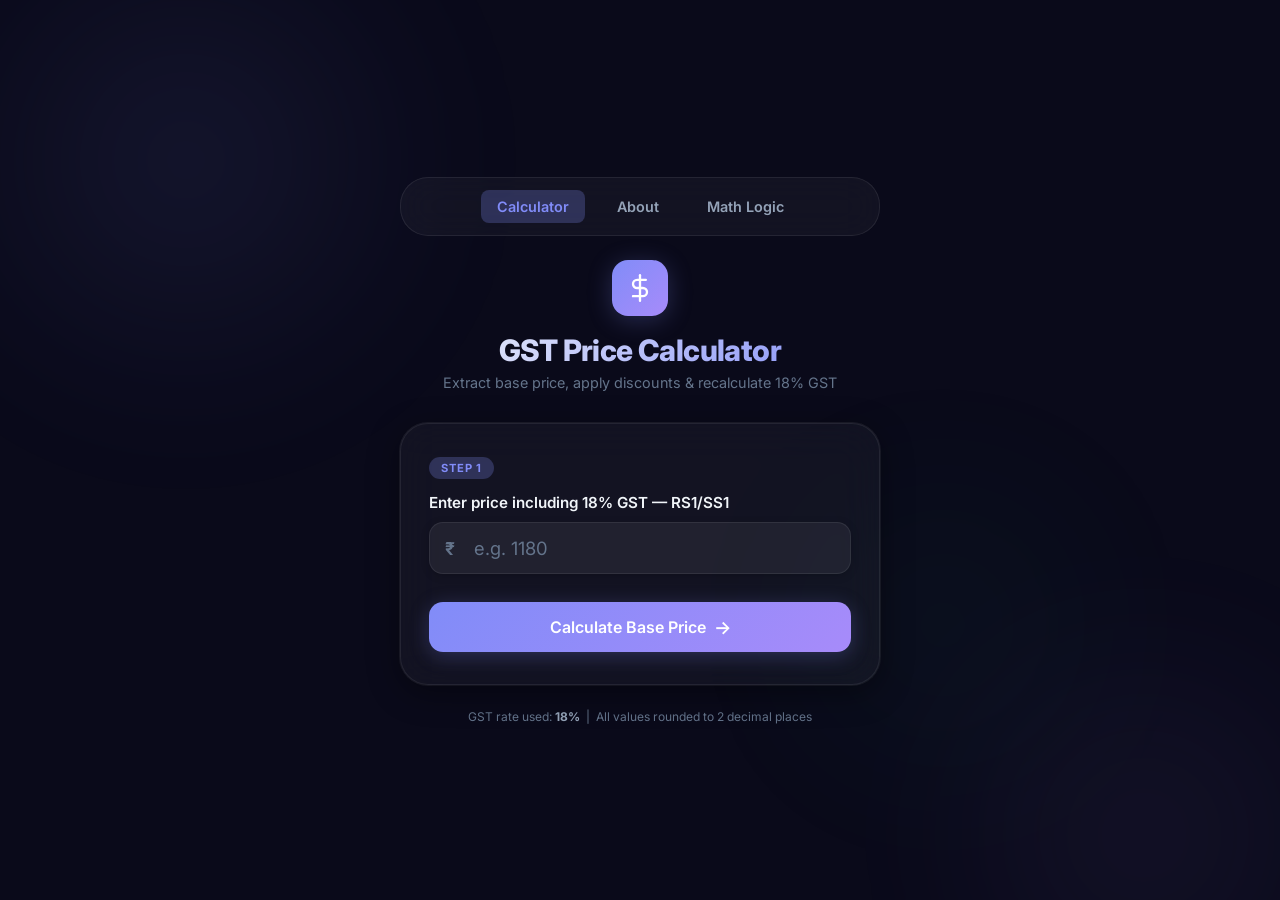
<file: index.html>
<!DOCTYPE html>
<html lang="en">

<head>
    <meta charset="UTF-8">
    <meta name="viewport" content="width=device-width, initial-scale=1.0">
    <title>GST Price Calculator — Calculate, Subtract & Recalculate</title>
    <meta name="description"
        content="A sleek GST price calculator that extracts the base price from a GST-inclusive amount, lets you subtract a discount, and re-applies 18% GST instantly.">
    <link rel="preconnect" href="https://fonts.googleapis.com">
    <link rel="preconnect" href="https://fonts.gstatic.com" crossorigin>
    <link href="https://fonts.googleapis.com/css2?family=Inter:wght@400;500;600;700;800&display=swap" rel="stylesheet">
    <link rel="stylesheet" href="style.css">
</head>

<body>
    <!-- Animated background blobs -->
    <div class="bg-blobs" aria-hidden="true">
        <div class="blob blob-1"></div>
        <div class="blob blob-2"></div>
        <div class="blob blob-3"></div>
    </div>

    <main class="container">
        <!-- Navigation -->
        <nav class="navbar">
            <a href="index.html" class="nav-link active">Calculator</a>
            <a href="about.html" class="nav-link">About</a>
            <a href="math.html" class="nav-link">Math Logic</a>
        </nav>

        <!-- Header -->
        <header class="header">
            <div class="logo-icon" aria-hidden="true">
                <svg viewBox="0 0 24 24" fill="none" stroke="currentColor" stroke-width="2" stroke-linecap="round"
                    stroke-linejoin="round">
                    <line x1="12" y1="1" x2="12" y2="23"></line>
                    <path d="M17 5H9.5a3.5 3.5 0 0 0 0 7h5a3.5 3.5 0 0 1 0 7H6"></path>
                </svg>
            </div>
            <h1>GST Price Calculator</h1>
            <p class="subtitle">Extract base price, apply discounts &amp; recalculate 18% GST</p>
        </header>

        <!-- Calculator Card -->
        <section class="calc-card" id="calculator">
            <!-- Step 1: Enter GST-inclusive price -->
            <div class="step" id="step-1">
                <div class="step-badge">Step 1</div>
                <label for="gst-price">Enter price including 18% GST — RS1/SS1</label>
                <div class="input-group">
                    <span class="currency">₹</span>
                    <input type="text" id="gst-price" inputmode="decimal" placeholder="e.g. 1180" autocomplete="off">
                </div>
                <p class="error-msg" id="error-1" role="alert"></p>
                <button class="btn btn-primary" id="btn-calculate" type="button">
                    Calculate Base Price
                    <span class="btn-icon">→</span>
                </button>
            </div>

            <!-- Step 2: Breakdown + Subtract -->
            <div class="step hidden" id="step-2">
                <!-- Price breakdown -->
                <div class="breakdown-card">
                    <div class="breakdown-row">
                        <span class="label">GST Inclusive Price</span>
                        <span class="value" id="out-gst-price">—</span>
                    </div>
                    <div class="breakdown-row highlight">
                        <span class="label">Base Price <small>(without GST)</small></span>
                        <span class="value" id="out-base-price">—</span>
                    </div>
                    <div class="breakdown-row">
                        <span class="label">GST Amount <small>(18%)</small></span>
                        <span class="value" id="out-gst-amount">—</span>
                    </div>
                </div>

                <div class="step-badge">Step 2</div>
                <label for="subtract-amount">Amount to subtract from base price</label>
                <div class="input-group">
                    <span class="currency">₹</span>
                    <input type="text" id="subtract-amount" inputmode="decimal" placeholder="e.g. 100"
                        autocomplete="off">
                </div>
                <p class="error-msg" id="error-2" role="alert"></p>
                <button class="btn btn-primary" id="btn-subtract" type="button">
                    Apply &amp; Recalculate GST
                    <span class="btn-icon">→</span>
                </button>
            </div>

            <!-- Step 3: Final Result -->
            <div class="step hidden" id="step-3">
                <div class="result-card">
                    <div class="result-header">Final Calculation</div>
                    <div class="result-rows">
                        <div class="result-row">
                            <span>Original Base Price</span>
                            <span id="res-original-base">—</span>
                        </div>
                        <div class="result-row">
                            <span>Amount Subtracted</span>
                            <span id="res-subtract" class="subtract-val">—</span>
                        </div>
                        <div class="result-row">
                            <span>New Base Price</span>
                            <span id="res-new-base">—</span>
                        </div>
                        <div class="result-row">
                            <span>GST (18%)</span>
                            <span id="res-gst">—</span>
                        </div>
                    </div>
                    <div class="result-total">
                        <span>Final Price with GST</span>
                        <span id="res-final">—</span>
                    </div>
                </div>

                <button class="btn btn-secondary" id="btn-reset" type="button">
                    <span class="btn-icon">↺</span>
                    Start Over
                </button>
            </div>
        </section>

        <footer class="footer">
            <p>GST rate used: <strong>18%</strong> &nbsp;|&nbsp; All values rounded to 2 decimal places</p>
        </footer>
    </main>

    <script src="script.js"></script>
</body>

</html>
</file>
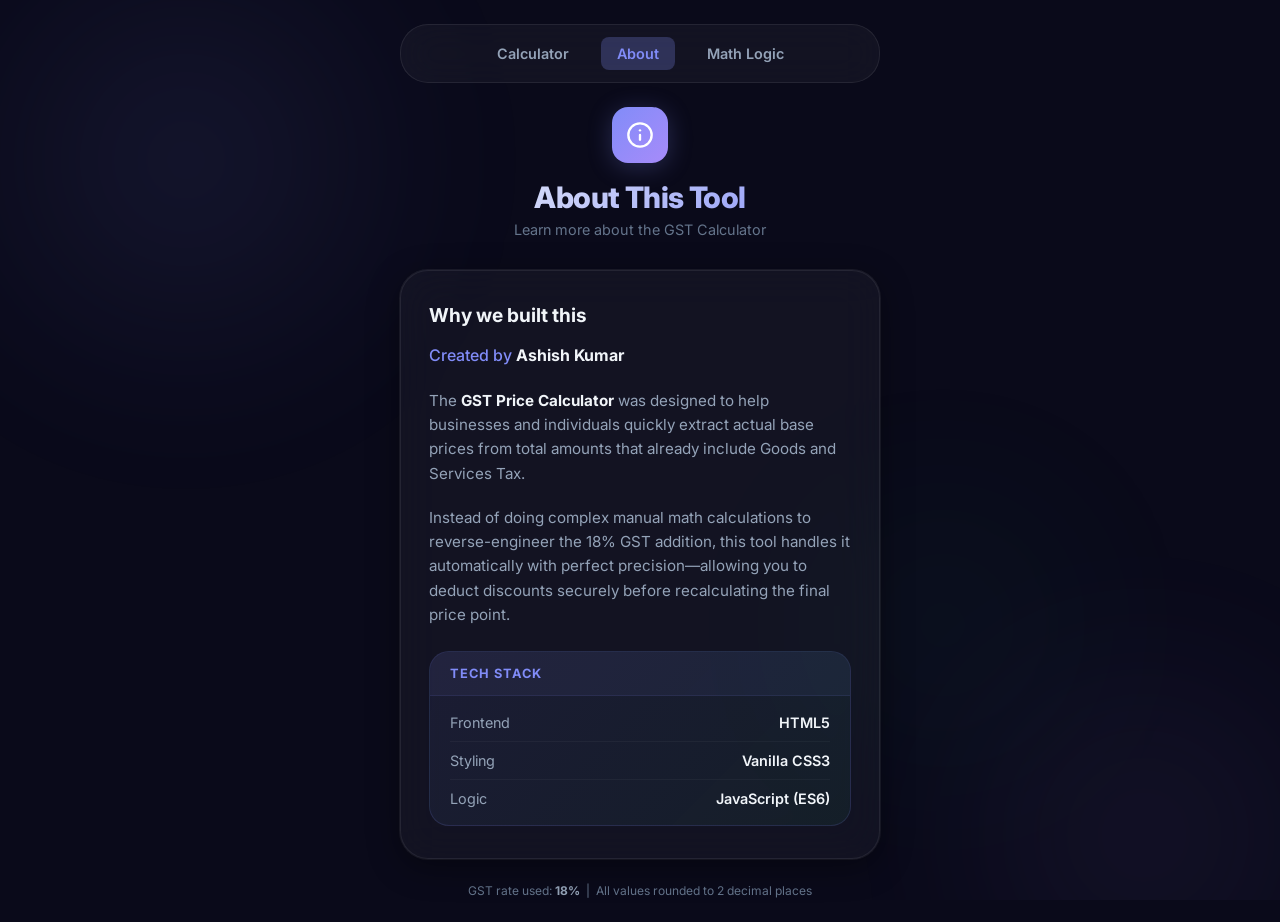
<file: about.html>
<!DOCTYPE html>
<html lang="en">

<head>
    <meta charset="UTF-8">
    <meta name="viewport" content="width=device-width, initial-scale=1.0">
    <title>About — GST Price Calculator</title>
    <link rel="preconnect" href="https://fonts.googleapis.com">
    <link rel="preconnect" href="https://fonts.gstatic.com" crossorigin>
    <link href="https://fonts.googleapis.com/css2?family=Inter:wght@400;500;600;700;800&display=swap" rel="stylesheet">
    <link rel="stylesheet" href="style.css">
    <style>
        .about-text {
            color: var(--text-secondary);
            line-height: 1.6;
            margin-bottom: 20px;
            font-size: 0.95rem;
        }

        .about-text strong {
            color: var(--text-primary);
        }
    </style>
</head>

<body>
    <!-- Animated background blobs -->
    <div class="bg-blobs" aria-hidden="true">
        <div class="blob blob-1"></div>
        <div class="blob blob-2"></div>
        <div class="blob blob-3"></div>
    </div>

    <main class="container">
        <!-- Navigation -->
        <nav class="navbar">
            <a href="index.html" class="nav-link">Calculator</a>
            <a href="about.html" class="nav-link active">About</a>
            <a href="math.html" class="nav-link">Math Logic</a>
        </nav>

        <!-- Header -->
        <header class="header">
            <div class="logo-icon" aria-hidden="true">
                <svg viewBox="0 0 24 24" fill="none" stroke="currentColor" stroke-width="2" stroke-linecap="round"
                    stroke-linejoin="round">
                    <circle cx="12" cy="12" r="10"></circle>
                    <line x1="12" y1="16" x2="12" y2="12"></line>
                    <line x1="12" y1="8" x2="12.01" y2="8"></line>
                </svg>
            </div>
            <h1>About This Tool</h1>
            <p class="subtitle">Learn more about the GST Calculator</p>
        </header>

        <!-- Content Card -->
        <section class="calc-card">
            <h2 style="font-size: 1.2rem; margin-bottom: 16px; color: var(--text-primary);">Why we built this</h2>
            <p class="about-text" style="color: var(--accent); font-weight: 500; font-size: 1rem;">
                Created by <strong>Ashish Kumar</strong>
            </p>
            <p class="about-text">
                The <strong>GST Price Calculator</strong> was designed to help businesses and individuals quickly
                extract actual base prices from total amounts that already include Goods and Services Tax.
            </p>
            <p class="about-text">
                Instead of doing complex manual math calculations to reverse-engineer the 18% GST addition, this tool
                handles it automatically with perfect precision—allowing you to deduct discounts securely before
                recalculating the final price point.
            </p>
            <div class="result-card" style="margin-top: 24px;">
                <div class="result-header">Tech Stack</div>
                <div class="result-rows">
                    <div class="result-row">
                        <span>Frontend</span>
                        <span>HTML5</span>
                    </div>
                    <div class="result-row">
                        <span>Styling</span>
                        <span>Vanilla CSS3 </span>
                    </div>
                    <div class="result-row">
                        <span>Logic</span>
                        <span>JavaScript (ES6)</span>
                    </div>
                </div>
            </div>
        </section>

        <footer class="footer">
            <p>GST rate used: <strong>18%</strong> &nbsp;|&nbsp; All values rounded to 2 decimal places</p>
        </footer>
    </main>
</body>

</html>
</file>
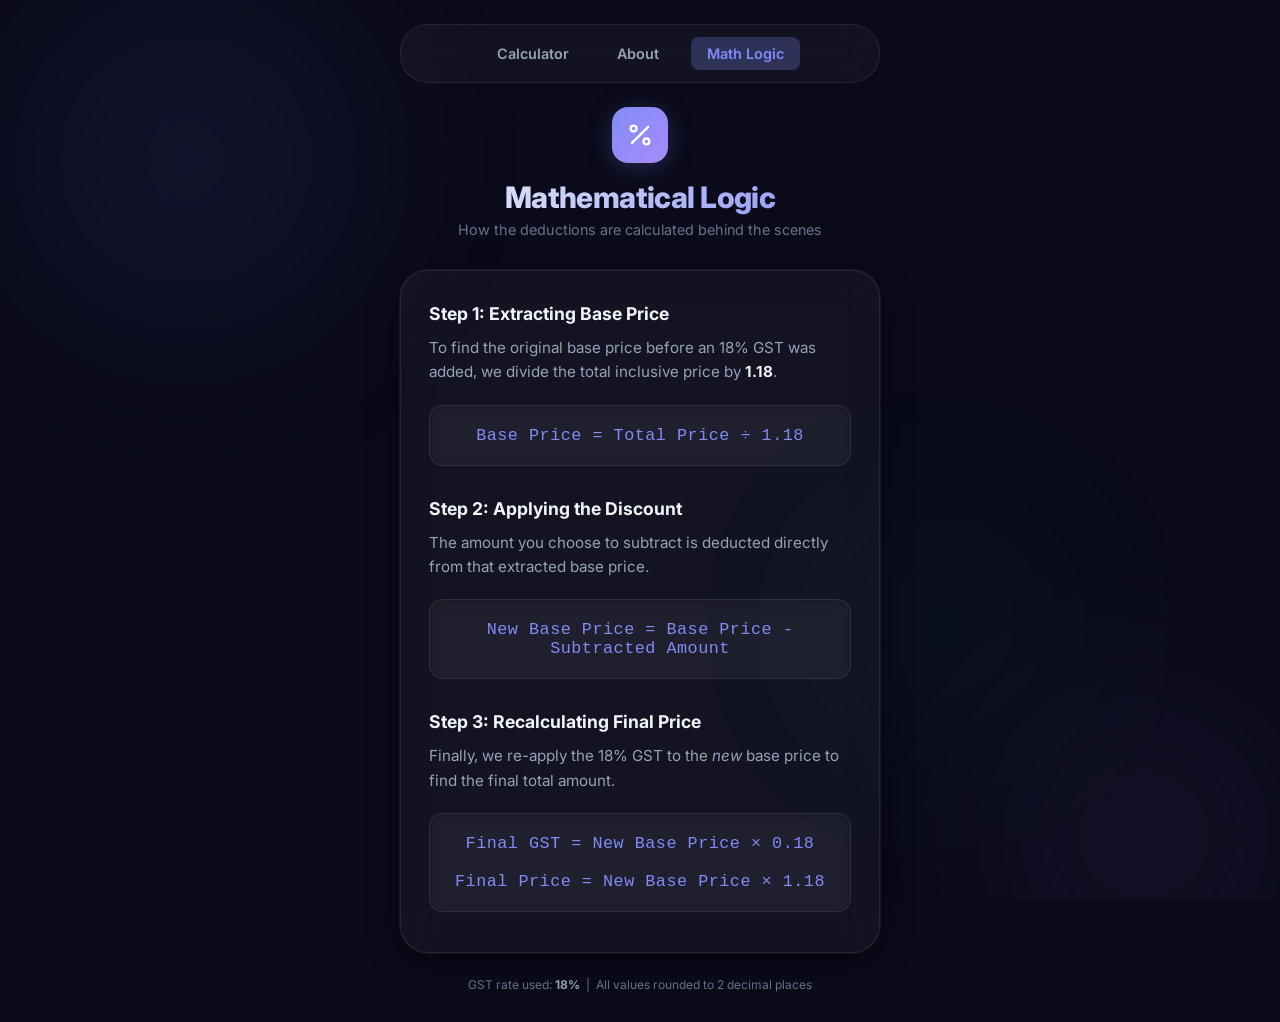
<file: math.html>
<!DOCTYPE html>
<html lang="en">

<head>
    <meta charset="UTF-8">
    <meta name="viewport" content="width=device-width, initial-scale=1.0">
    <title>Math Logic — GST Price Calculator</title>
    <link rel="preconnect" href="https://fonts.googleapis.com">
    <link rel="preconnect" href="https://fonts.gstatic.com" crossorigin>
    <link href="https://fonts.googleapis.com/css2?family=Inter:wght@400;500;600;700;800&display=swap" rel="stylesheet">
    <link rel="stylesheet" href="style.css">
    <style>
        .math-text {
            color: var(--text-secondary);
            line-height: 1.6;
            margin-bottom: 20px;
            font-size: 0.95rem;
        }

        .math-text strong {
            color: var(--text-primary);
        }

        .math-title {
            font-size: 1.1rem;
            margin-bottom: 12px;
            color: var(--text-primary);
        }

        .formula-box {
            background: rgba(255, 255, 255, 0.05);
            padding: 20px;
            border-radius: var(--radius-md);
            border: 1px solid var(--border-subtle);
            margin-bottom: 32px;
            color: var(--accent);
            font-family: monospace;
            font-size: 1.05rem;
            text-align: center;
            letter-spacing: 0.5px;
            box-shadow: inset 0 2px 10px rgba(0, 0, 0, 0.2);
        }
    </style>
</head>

<body>
    <!-- Animated background blobs -->
    <div class="bg-blobs" aria-hidden="true">
        <div class="blob blob-1"></div>
        <div class="blob blob-2"></div>
        <div class="blob blob-3"></div>
    </div>

    <main class="container">
        <!-- Navigation -->
        <nav class="navbar">
            <a href="index.html" class="nav-link">Calculator</a>
            <a href="about.html" class="nav-link">About</a>
            <a href="math.html" class="nav-link active">Math Logic</a>
        </nav>

        <!-- Header -->
        <header class="header">
            <div class="logo-icon" aria-hidden="true">
                <svg viewBox="0 0 24 24" fill="none" stroke="currentColor" stroke-width="2" stroke-linecap="round"
                    stroke-linejoin="round">
                    <line x1="19" y1="5" x2="5" y2="19"></line>
                    <circle cx="6.5" cy="6.5" r="2.5"></circle>
                    <circle cx="17.5" cy="17.5" r="2.5"></circle>
                </svg>
            </div>
            <h1>Mathematical Logic</h1>
            <p class="subtitle">How the deductions are calculated behind the scenes</p>
        </header>

        <!-- Content Card -->
        <section class="calc-card">
            <h2 class="math-title">Step 1: Extracting Base Price</h2>
            <p class="math-text">
                To find the original base price before an 18% GST was added, we divide the total inclusive price by
                <strong>1.18</strong>.
            </p>
            <div class="formula-box">
                Base Price = Total Price ÷ 1.18
            </div>

            <h2 class="math-title">Step 2: Applying the Discount</h2>
            <p class="math-text">
                The amount you choose to subtract is deducted directly from that extracted base price.
            </p>
            <div class="formula-box">
                New Base Price = Base Price - Subtracted Amount
            </div>

            <h2 class="math-title">Step 3: Recalculating Final Price</h2>
            <p class="math-text">
                Finally, we re-apply the 18% GST to the <i>new</i> base price to find the final total amount.
            </p>
            <div class="formula-box" style="margin-bottom: 8px;">
                Final GST = New Base Price × 0.18<br><br>
                Final Price = New Base Price × 1.18
            </div>
        </section>

        <footer class="footer">
            <p>GST rate used: <strong>18%</strong> &nbsp;|&nbsp; All values rounded to 2 decimal places</p>
        </footer>
    </main>
</body>

</html>
</file>
<file: style.css>
/* ========================================
   GST Calculator — Design System & Styles
   ======================================== */

/* --- CSS Variables (Design Tokens) --- */
:root {
    --bg-dark: #0a0a1a;
    --bg-card: rgba(255, 255, 255, 0.04);
    --bg-card-hover: rgba(255, 255, 255, 0.07);
    --bg-input: rgba(255, 255, 255, 0.06);
    --bg-input-focus: rgba(255, 255, 255, 0.1);
    --border-subtle: rgba(255, 255, 255, 0.08);
    --border-focus: rgba(129, 140, 248, 0.5);

    --text-primary: #f1f5f9;
    --text-secondary: #94a3b8;
    --text-muted: #64748b;

    --accent: #818cf8;
    --accent-glow: rgba(129, 140, 248, 0.25);
    --accent-2: #a78bfa;
    --success: #34d399;
    --success-glow: rgba(52, 211, 153, 0.2);
    --danger: #f87171;
    --subtract-color: #fb923c;

    --radius-sm: 8px;
    --radius-md: 14px;
    --radius-lg: 20px;
    --radius-xl: 28px;

    --shadow-card: 0 8px 32px rgba(0, 0, 0, 0.4), 0 0 0 1px var(--border-subtle);
    --shadow-input: 0 2px 8px rgba(0, 0, 0, 0.2);

    --font: 'Inter', -apple-system, BlinkMacSystemFont, 'Segoe UI', sans-serif;
    --transition: 0.3s cubic-bezier(0.4, 0, 0.2, 1);
}

/* --- Reset & Base --- */
*,
*::before,
*::after {
    margin: 0;
    padding: 0;
    box-sizing: border-box;
}

html {
    scroll-behavior: smooth;
    -webkit-font-smoothing: antialiased;
    -moz-osx-font-smoothing: grayscale;
}

body {
    font-family: var(--font);
    background: var(--bg-dark);
    color: var(--text-primary);
    min-height: 100vh;
    display: flex;
    align-items: center;
    justify-content: center;
    overflow-x: hidden;
    padding: 24px 16px;
    position: relative;
}

/* --- Animated Background Blobs --- */
.bg-blobs {
    position: fixed;
    inset: 0;
    pointer-events: none;
    z-index: 0;
    overflow: hidden;
}

.blob {
    position: absolute;
    border-radius: 50%;
    filter: blur(100px);
    opacity: 0.4;
    animation: float 20s ease-in-out infinite;
}

.blob-1 {
    width: 500px;
    height: 500px;
    background: radial-gradient(circle, rgba(129, 140, 248, 0.35), transparent 70%);
    top: -10%;
    left: -5%;
    animation-delay: 0s;
}

.blob-2 {
    width: 400px;
    height: 400px;
    background: radial-gradient(circle, rgba(167, 139, 250, 0.3), transparent 70%);
    bottom: -15%;
    right: -5%;
    animation-delay: -7s;
}

.blob-3 {
    width: 350px;
    height: 350px;
    background: radial-gradient(circle, rgba(52, 211, 153, 0.2), transparent 70%);
    top: 50%;
    left: 60%;
    animation-delay: -14s;
}

@keyframes float {

    0%,
    100% {
        transform: translate(0, 0) scale(1);
    }

    25% {
        transform: translate(40px, -30px) scale(1.05);
    }

    50% {
        transform: translate(-20px, 20px) scale(0.95);
    }

    75% {
        transform: translate(30px, 40px) scale(1.02);
    }
}

/* --- Container --- */
.container {
    position: relative;
    z-index: 1;
    width: 100%;
    max-width: 480px;
}

/* --- Navigation Bar --- */
.navbar {
    display: flex;
    justify-content: center;
    gap: 16px;
    margin-bottom: 24px;
    background: var(--bg-card);
    padding: 12px 20px;
    border-radius: var(--radius-xl);
    border: 1px solid var(--border-subtle);
    backdrop-filter: blur(20px);
    -webkit-backdrop-filter: blur(20px);
}

.nav-link {
    text-decoration: none;
    color: var(--text-secondary);
    font-size: 0.9rem;
    font-weight: 600;
    padding: 8px 16px;
    border-radius: var(--radius-sm);
    transition: var(--transition);
}

.nav-link:hover {
    color: var(--text-primary);
    background: rgba(255, 255, 255, 0.05);
}

.nav-link.active {
    color: var(--accent);
    background: var(--accent-glow);
}

/* --- Header --- */
.header {
    text-align: center;
    margin-bottom: 32px;
}

.logo-icon {
    display: inline-flex;
    align-items: center;
    justify-content: center;
    width: 56px;
    height: 56px;
    border-radius: 16px;
    background: linear-gradient(135deg, var(--accent), var(--accent-2));
    margin-bottom: 16px;
    box-shadow: 0 4px 24px var(--accent-glow);
    animation: pulse-glow 4s ease-in-out infinite;
}

.logo-icon svg {
    width: 28px;
    height: 28px;
    color: #fff;
}

@keyframes pulse-glow {

    0%,
    100% {
        box-shadow: 0 4px 24px var(--accent-glow);
    }

    50% {
        box-shadow: 0 4px 40px rgba(129, 140, 248, 0.45);
    }
}

h1 {
    font-size: 1.85rem;
    font-weight: 800;
    letter-spacing: -0.02em;
    background: linear-gradient(135deg, var(--text-primary) 0%, var(--accent) 100%);
    -webkit-background-clip: text;
    -webkit-text-fill-color: transparent;
    background-clip: text;
    margin-bottom: 6px;
}

.subtitle {
    font-size: 0.9rem;
    color: var(--text-muted);
    font-weight: 400;
}

/* --- Calculator Card --- */
.calc-card {
    background: var(--bg-card);
    border: 1px solid var(--border-subtle);
    border-radius: var(--radius-xl);
    padding: 32px 28px;
    backdrop-filter: blur(20px);
    -webkit-backdrop-filter: blur(20px);
    box-shadow: var(--shadow-card);
    transition: var(--transition);
}

/* --- Steps --- */
.step {
    transition: opacity 0.5s ease, transform 0.5s ease;
}

.step.hidden {
    display: none;
}

.step.fade-in {
    animation: fadeSlideUp 0.5s ease forwards;
}

@keyframes fadeSlideUp {
    from {
        opacity: 0;
        transform: translateY(16px);
    }

    to {
        opacity: 1;
        transform: translateY(0);
    }
}

/* --- Step Badge --- */
.step-badge {
    display: inline-block;
    font-size: 0.7rem;
    font-weight: 700;
    text-transform: uppercase;
    letter-spacing: 0.08em;
    color: var(--accent);
    background: var(--accent-glow);
    padding: 4px 12px;
    border-radius: 20px;
    margin-bottom: 14px;
}

/* --- Labels --- */
label {
    display: block;
    font-size: 0.95rem;
    font-weight: 600;
    color: var(--text-primary);
    margin-bottom: 10px;
}

/* --- Input Group --- */
.input-group {
    position: relative;
    margin-bottom: 6px;
}

.currency {
    position: absolute;
    left: 16px;
    top: 50%;
    transform: translateY(-50%);
    font-size: 1.1rem;
    font-weight: 700;
    color: var(--text-muted);
    pointer-events: none;
    transition: color var(--transition);
}

.input-group:focus-within .currency {
    color: var(--accent);
}

input[type="text"] {
    width: 100%;
    padding: 14px 18px 14px 44px;
    font-size: 1.15rem;
    font-weight: 600;
    font-family: var(--font);
    color: var(--text-primary);
    background: var(--bg-input);
    border: 1.5px solid var(--border-subtle);
    border-radius: var(--radius-md);
    outline: none;
    transition: var(--transition);
    box-shadow: var(--shadow-input);
}

input[type="text"]::placeholder {
    color: var(--text-muted);
    font-weight: 400;
}

input[type="text"]:focus {
    background: var(--bg-input-focus);
    border-color: var(--border-focus);
    box-shadow: 0 0 0 4px var(--accent-glow), var(--shadow-input);
}

input[type="text"].input-error {
    border-color: var(--danger);
    box-shadow: 0 0 0 4px rgba(248, 113, 113, 0.15), var(--shadow-input);
}

/* --- Error Message --- */
.error-msg {
    font-size: 0.8rem;
    color: var(--danger);
    min-height: 22px;
    padding: 4px 0;
    transition: var(--transition);
}

/* --- Buttons --- */
.btn {
    display: flex;
    align-items: center;
    justify-content: center;
    gap: 8px;
    width: 100%;
    padding: 14px 24px;
    font-size: 1rem;
    font-weight: 600;
    font-family: var(--font);
    border: none;
    border-radius: var(--radius-md);
    cursor: pointer;
    transition: var(--transition);
    position: relative;
    overflow: hidden;
}

.btn-primary {
    color: #fff;
    background: linear-gradient(135deg, var(--accent), var(--accent-2));
    box-shadow: 0 4px 20px var(--accent-glow);
}

.btn-primary:hover {
    transform: translateY(-2px);
    box-shadow: 0 6px 28px rgba(129, 140, 248, 0.4);
}

.btn-primary:active {
    transform: translateY(0);
}

.btn-secondary {
    color: var(--text-secondary);
    background: rgba(255, 255, 255, 0.06);
    border: 1px solid var(--border-subtle);
    margin-top: 16px;
}

.btn-secondary:hover {
    background: rgba(255, 255, 255, 0.1);
    color: var(--text-primary);
}

.btn-icon {
    font-size: 1.15rem;
    transition: transform var(--transition);
}

.btn:hover .btn-icon {
    transform: translateX(3px);
}

/* --- Breakdown Card --- */
.breakdown-card {
    background: rgba(255, 255, 255, 0.03);
    border: 1px solid var(--border-subtle);
    border-radius: var(--radius-md);
    padding: 16px 20px;
    margin-bottom: 24px;
}

.breakdown-row {
    display: flex;
    align-items: center;
    justify-content: space-between;
    padding: 10px 0;
}

.breakdown-row:not(:last-child) {
    border-bottom: 1px solid rgba(255, 255, 255, 0.05);
}

.breakdown-row .label {
    font-size: 0.85rem;
    color: var(--text-secondary);
    font-weight: 500;
}

.breakdown-row .label small {
    color: var(--text-muted);
    font-weight: 400;
}

.breakdown-row .value {
    font-size: 1rem;
    font-weight: 700;
    color: var(--text-primary);
}

.breakdown-row.highlight .value {
    color: var(--accent);
    font-size: 1.1rem;
}

/* --- Result Card --- */
.result-card {
    background: linear-gradient(135deg, rgba(129, 140, 248, 0.08), rgba(52, 211, 153, 0.06));
    border: 1px solid rgba(129, 140, 248, 0.15);
    border-radius: var(--radius-lg);
    overflow: hidden;
}

.result-header {
    padding: 14px 20px;
    font-size: 0.8rem;
    font-weight: 700;
    text-transform: uppercase;
    letter-spacing: 0.08em;
    color: var(--accent);
    background: rgba(129, 140, 248, 0.06);
    border-bottom: 1px solid rgba(129, 140, 248, 0.1);
}

.result-rows {
    padding: 8px 20px;
}

.result-row {
    display: flex;
    justify-content: space-between;
    align-items: center;
    padding: 10px 0;
    font-size: 0.9rem;
}

.result-row:not(:last-child) {
    border-bottom: 1px solid rgba(255, 255, 255, 0.04);
}

.result-row span:first-child {
    color: var(--text-secondary);
}

.result-row span:last-child {
    font-weight: 600;
    color: var(--text-primary);
}

.result-row .subtract-val {
    color: var(--subtract-color) !important;
}

.result-total {
    display: flex;
    justify-content: space-between;
    align-items: center;
    padding: 16px 20px;
    background: rgba(52, 211, 153, 0.08);
    border-top: 1px solid rgba(52, 211, 153, 0.12);
}

.result-total span:first-child {
    font-size: 0.95rem;
    font-weight: 600;
    color: var(--text-primary);
}

.result-total span:last-child {
    font-size: 1.35rem;
    font-weight: 800;
    color: var(--success);
    text-shadow: 0 0 20px var(--success-glow);
}

/* --- Footer --- */
.footer {
    text-align: center;
    margin-top: 24px;
    font-size: 0.75rem;
    color: var(--text-muted);
}

.footer strong {
    color: var(--text-secondary);
}

/* --- Responsive --- */
@media (max-width: 520px) {
    .calc-card {
        padding: 24px 18px;
        border-radius: var(--radius-lg);
    }

    h1 {
        font-size: 1.5rem;
    }

    .logo-icon {
        width: 48px;
        height: 48px;
    }

    .logo-icon svg {
        width: 24px;
        height: 24px;
    }

    input[type="text"] {
        font-size: 1rem;
        padding: 12px 16px 12px 40px;
    }

    .result-total span:last-child {
        font-size: 1.15rem;
    }
}
</file>
